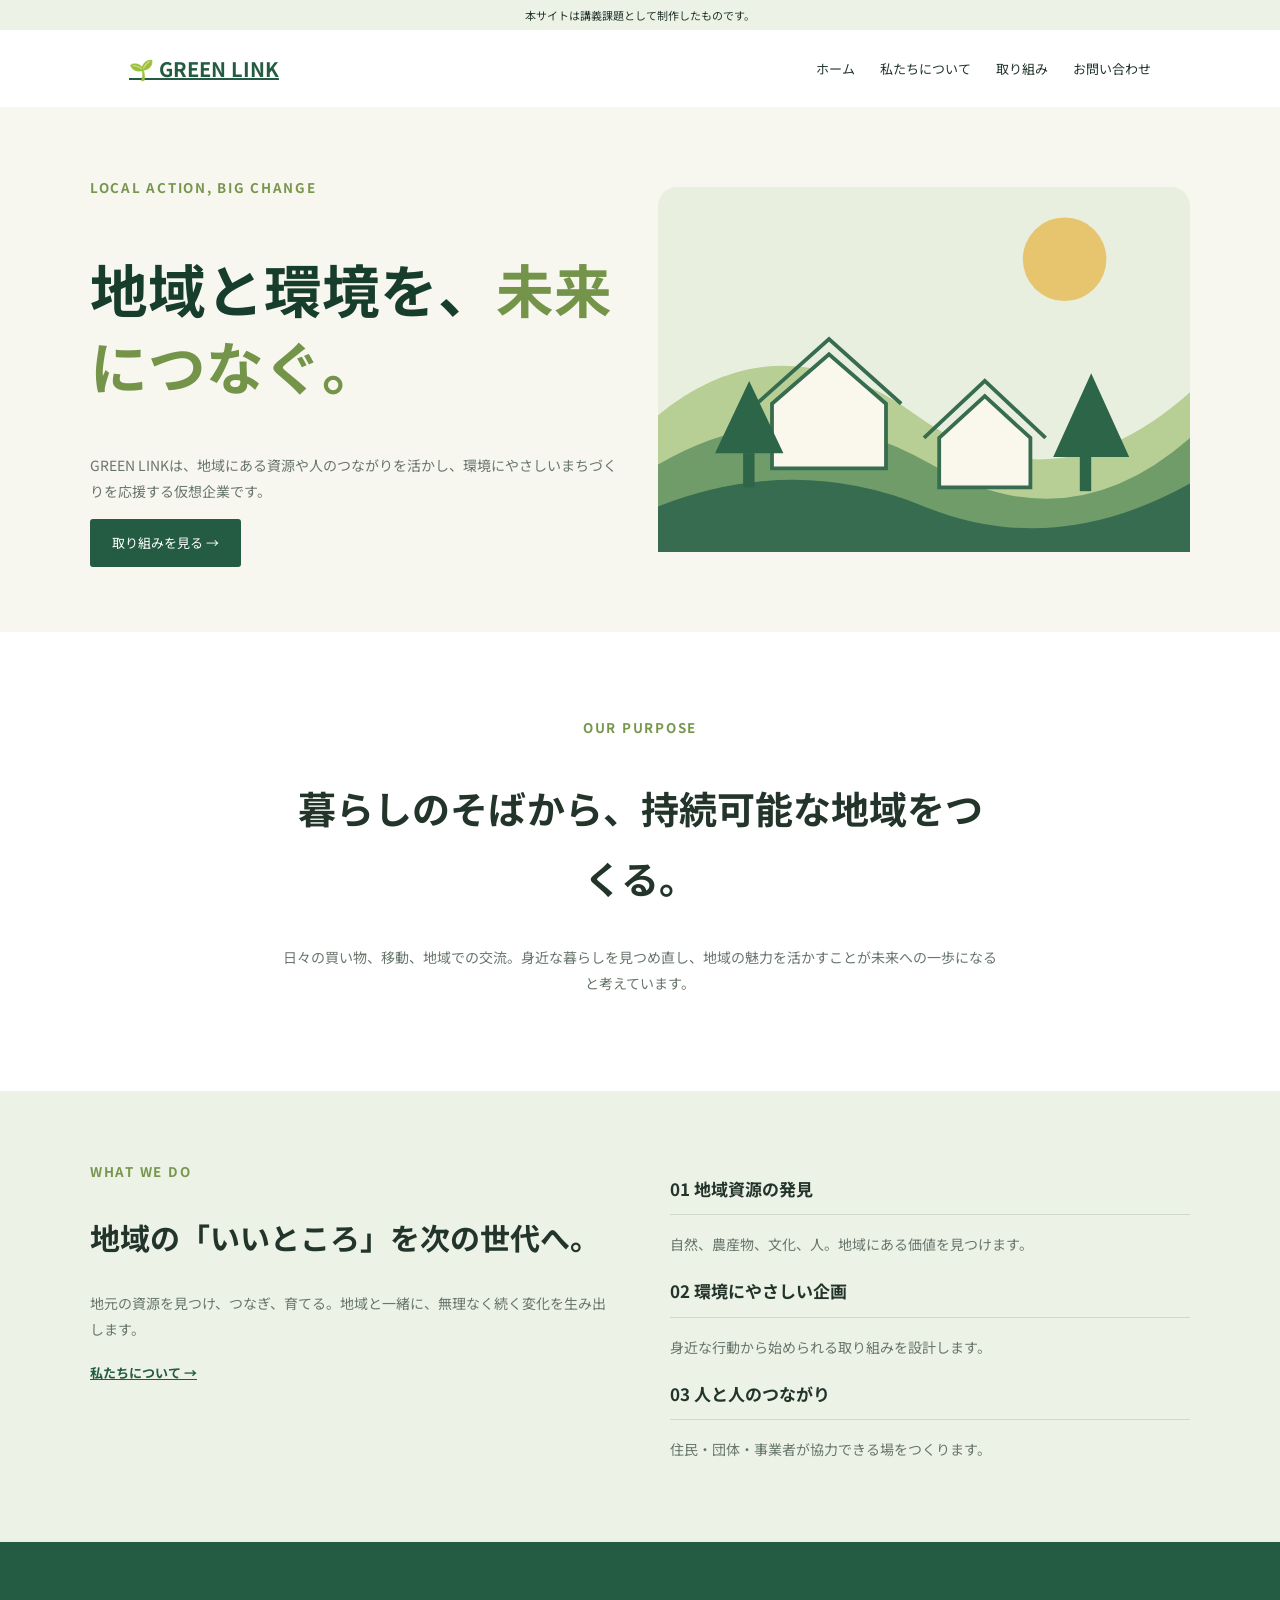
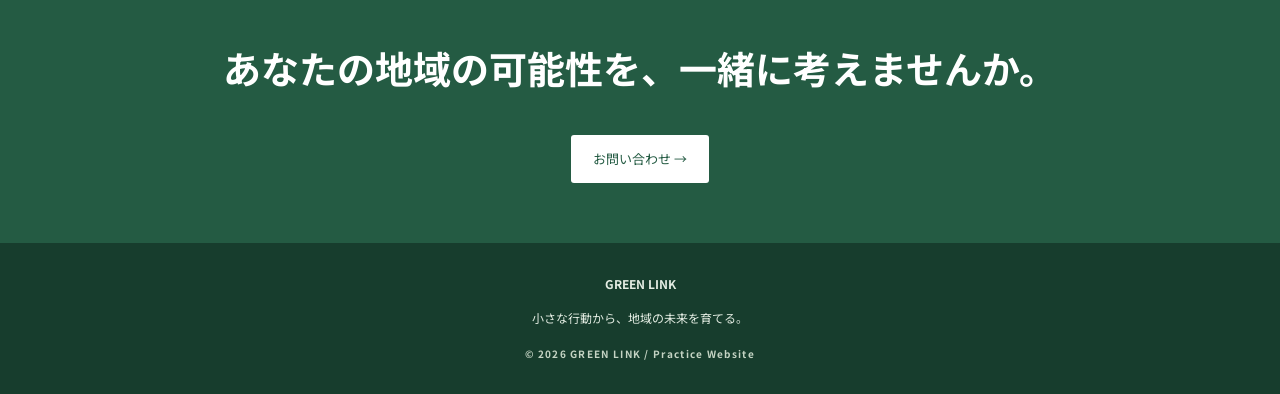
<file: index.html>
<!doctype html><html lang="ja"><head><meta charset="utf-8"><meta name="viewport" content="width=device-width,initial-scale=1"><title>【実習】GREEN LINK</title><link rel="stylesheet" href="style.css"></head><body><div class="notice-top">本サイトは講義課題として制作したものです。</div><header><a class="logo" href="index.html">🌱 GREEN LINK</a><button id="menu">☰</button><nav id="nav"><a href="index.html">ホーム</a><a href="about.html">私たちについて</a><a href="projects.html">取り組み</a><a href="contact.html">お問い合わせ</a></nav></header><main><section class="hero"><div><small>LOCAL ACTION, BIG CHANGE</small><h1>地域と環境を、<em>未来につなぐ。</em></h1><p>GREEN LINKは、地域にある資源や人のつながりを活かし、環境にやさしいまちづくりを応援する仮想企業です。</p><a class="btn" href="projects.html">取り組みを見る →</a></div><img src="assets/landscape.svg" alt="緑の丘と町のオリジナルイラスト"></section><section class="intro"><small>OUR PURPOSE</small><h2>暮らしのそばから、持続可能な地域をつくる。</h2><p>日々の買い物、移動、地域での交流。身近な暮らしを見つめ直し、地域の魅力を活かすことが未来への一歩になると考えています。</p></section><section class="band"><div><small>WHAT WE DO</small><h2>地域の「いいところ」を次の世代へ。</h2><p>地元の資源を見つけ、つなぎ、育てる。地域と一緒に、無理なく続く変化を生み出します。</p><a href="about.html">私たちについて →</a></div><div><h3>01 地域資源の発見</h3><p>自然、農産物、文化、人。地域にある価値を見つけます。</p><h3>02 環境にやさしい企画</h3><p>身近な行動から始められる取り組みを設計します。</p><h3>03 人と人のつながり</h3><p>住民・団体・事業者が協力できる場をつくります。</p></div></section><section class="cta"><h2>あなたの地域の可能性を、一緒に考えませんか。</h2><a class="btn white" href="contact.html">お問い合わせ →</a></section></main><footer><b>GREEN LINK</b><p>小さな行動から、地域の未来を育てる。</p><small>© 2026 GREEN LINK / Practice Website</small></footer><script src="script.js"></script></body></html>
</file>
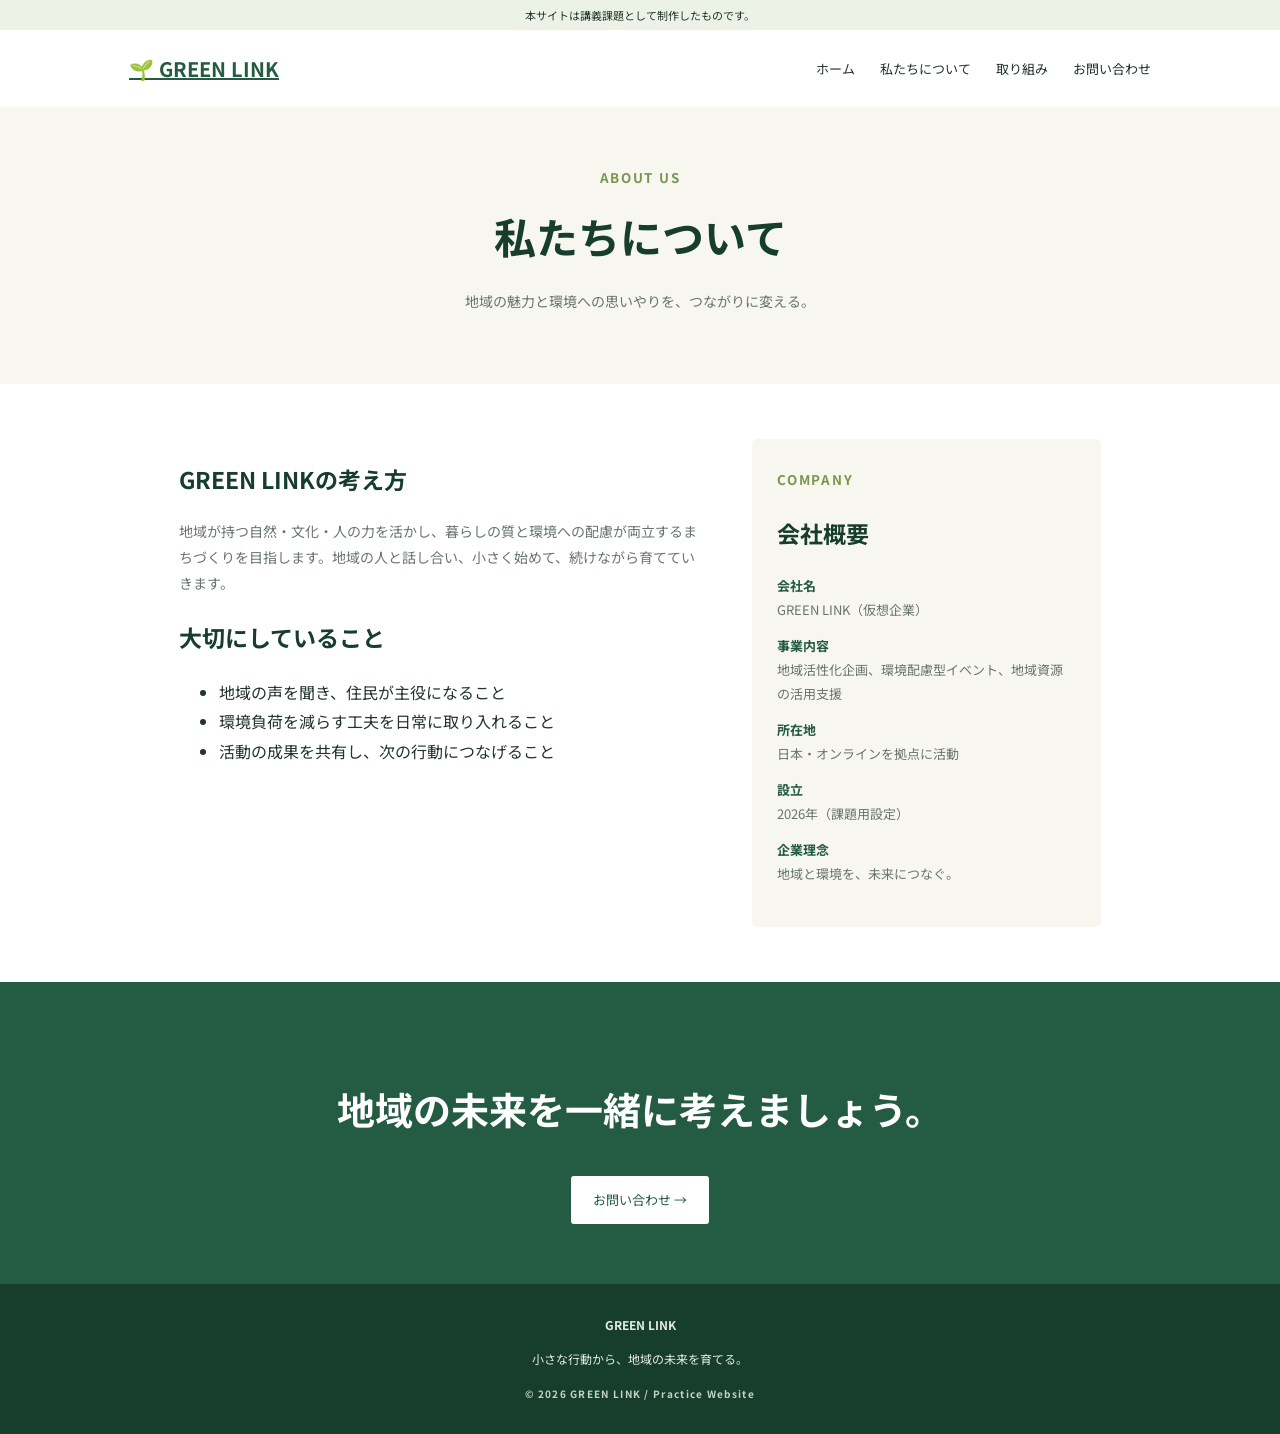
<file: about.html>
<!doctype html><html lang="ja"><head><meta charset="utf-8"><meta name="viewport" content="width=device-width,initial-scale=1"><title>【実習】GREEN LINK</title><link rel="stylesheet" href="style.css"></head><body><div class="notice-top">本サイトは講義課題として制作したものです。</div><header><a class="logo" href="index.html">🌱 GREEN LINK</a><button id="menu">☰</button><nav id="nav"><a href="index.html">ホーム</a><a href="about.html">私たちについて</a><a href="projects.html">取り組み</a><a href="contact.html">お問い合わせ</a></nav></header><main><section class="page-title"><small>ABOUT US</small><h1>私たちについて</h1><p>地域の魅力と環境への思いやりを、つながりに変える。</p></section><section class="columns"><div><h2>GREEN LINKの考え方</h2><p>地域が持つ自然・文化・人の力を活かし、暮らしの質と環境への配慮が両立するまちづくりを目指します。地域の人と話し合い、小さく始めて、続けながら育てていきます。</p><h2>大切にしていること</h2><ul><li>地域の声を聞き、住民が主役になること</li><li>環境負荷を減らす工夫を日常に取り入れること</li><li>活動の成果を共有し、次の行動につなげること</li></ul></div><aside><small>COMPANY</small><h2>会社概要</h2><dl><dt>会社名</dt><dd>GREEN LINK（仮想企業）</dd><dt>事業内容</dt><dd>地域活性化企画、環境配慮型イベント、地域資源の活用支援</dd><dt>所在地</dt><dd>日本・オンラインを拠点に活動</dd><dt>設立</dt><dd>2026年（課題用設定）</dd><dt>企業理念</dt><dd>地域と環境を、未来につなぐ。</dd></dl></aside></section><section class="cta"><h2>地域の未来を一緒に考えましょう。</h2><a class="btn white" href="contact.html">お問い合わせ →</a></section></main><footer><b>GREEN LINK</b><p>小さな行動から、地域の未来を育てる。</p><small>© 2026 GREEN LINK / Practice Website</small></footer><script src="script.js"></script></body></html>
</file>
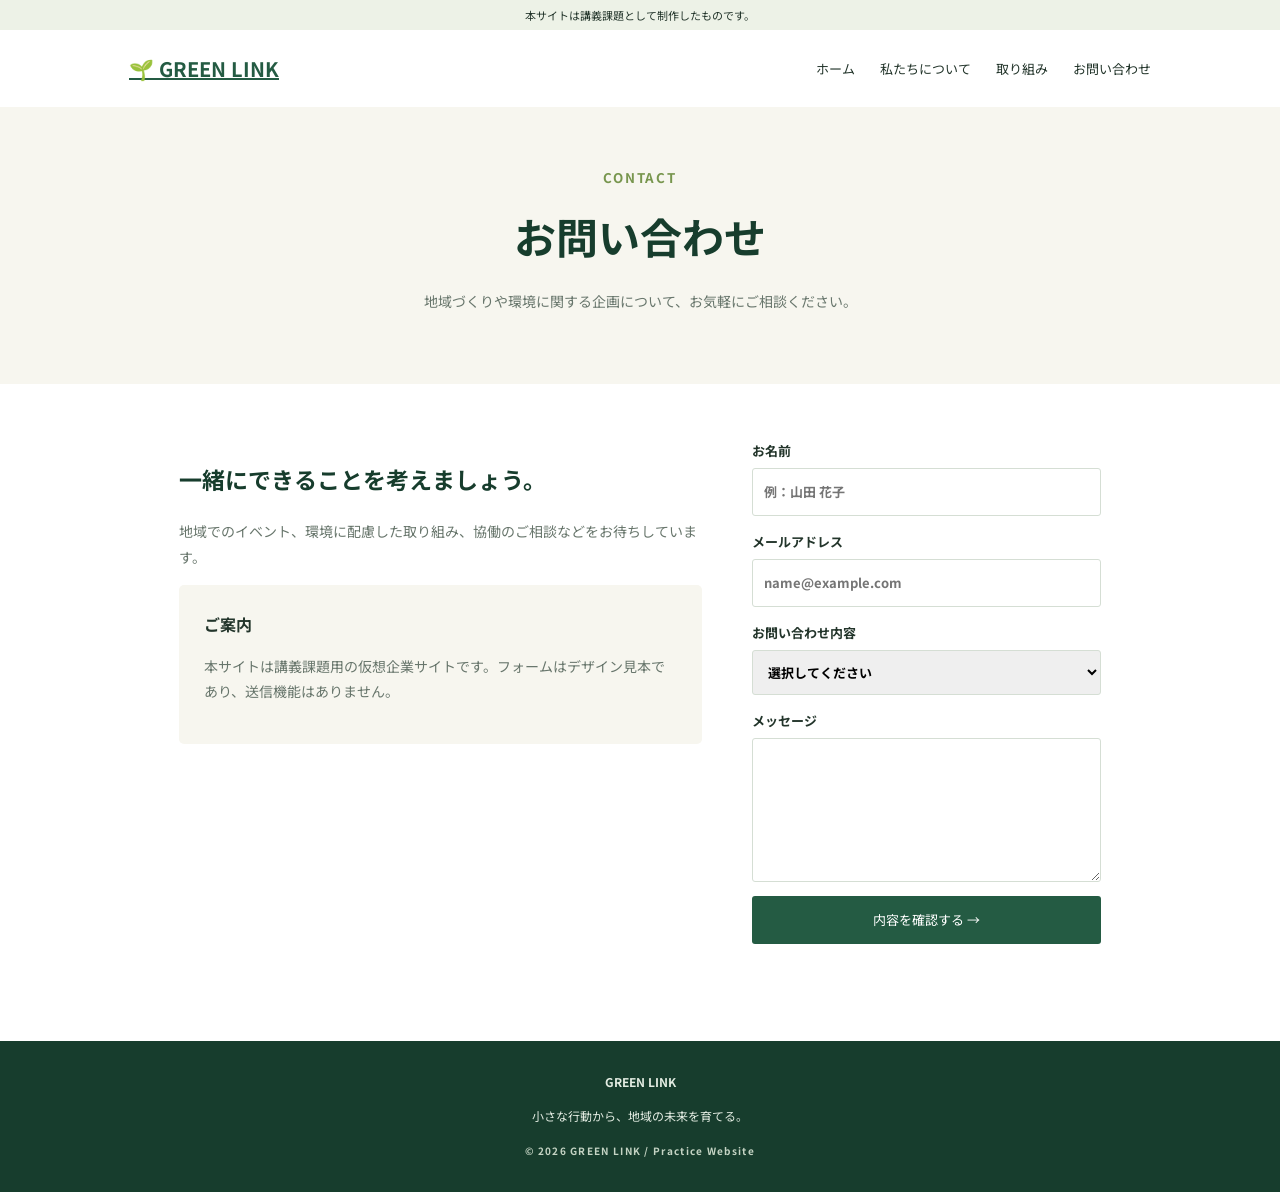
<file: contact.html>
<!doctype html><html lang="ja"><head><meta charset="utf-8"><meta name="viewport" content="width=device-width,initial-scale=1"><title>【実習】GREEN LINK</title><link rel="stylesheet" href="style.css"></head><body><div class="notice-top">本サイトは講義課題として制作したものです。</div><header><a class="logo" href="index.html">🌱 GREEN LINK</a><button id="menu">☰</button><nav id="nav"><a href="index.html">ホーム</a><a href="about.html">私たちについて</a><a href="projects.html">取り組み</a><a href="contact.html">お問い合わせ</a></nav></header><main><section class="page-title"><small>CONTACT</small><h1>お問い合わせ</h1><p>地域づくりや環境に関する企画について、お気軽にご相談ください。</p></section><section class="columns"><div><h2>一緒にできることを考えましょう。</h2><p>地域でのイベント、環境に配慮した取り組み、協働のご相談などをお待ちしています。</p><aside><b>ご案内</b><p>本サイトは講義課題用の仮想企業サイトです。フォームはデザイン見本であり、送信機能はありません。</p></aside></div><form id="contact"><label>お名前<input required placeholder="例：山田 花子"></label><label>メールアドレス<input type="email" required placeholder="name@example.com"></label><label>お問い合わせ内容<select required><option value="">選択してください</option><option>地域活性化について</option><option>環境イベントについて</option><option>協働・その他</option></select></label><label>メッセージ<textarea required rows="5"></textarea></label><button class="btn">内容を確認する →</button><p id="msg"></p></form></section></main><footer><b>GREEN LINK</b><p>小さな行動から、地域の未来を育てる。</p><small>© 2026 GREEN LINK / Practice Website</small></footer><script src="script.js"></script></body></html>
</file>
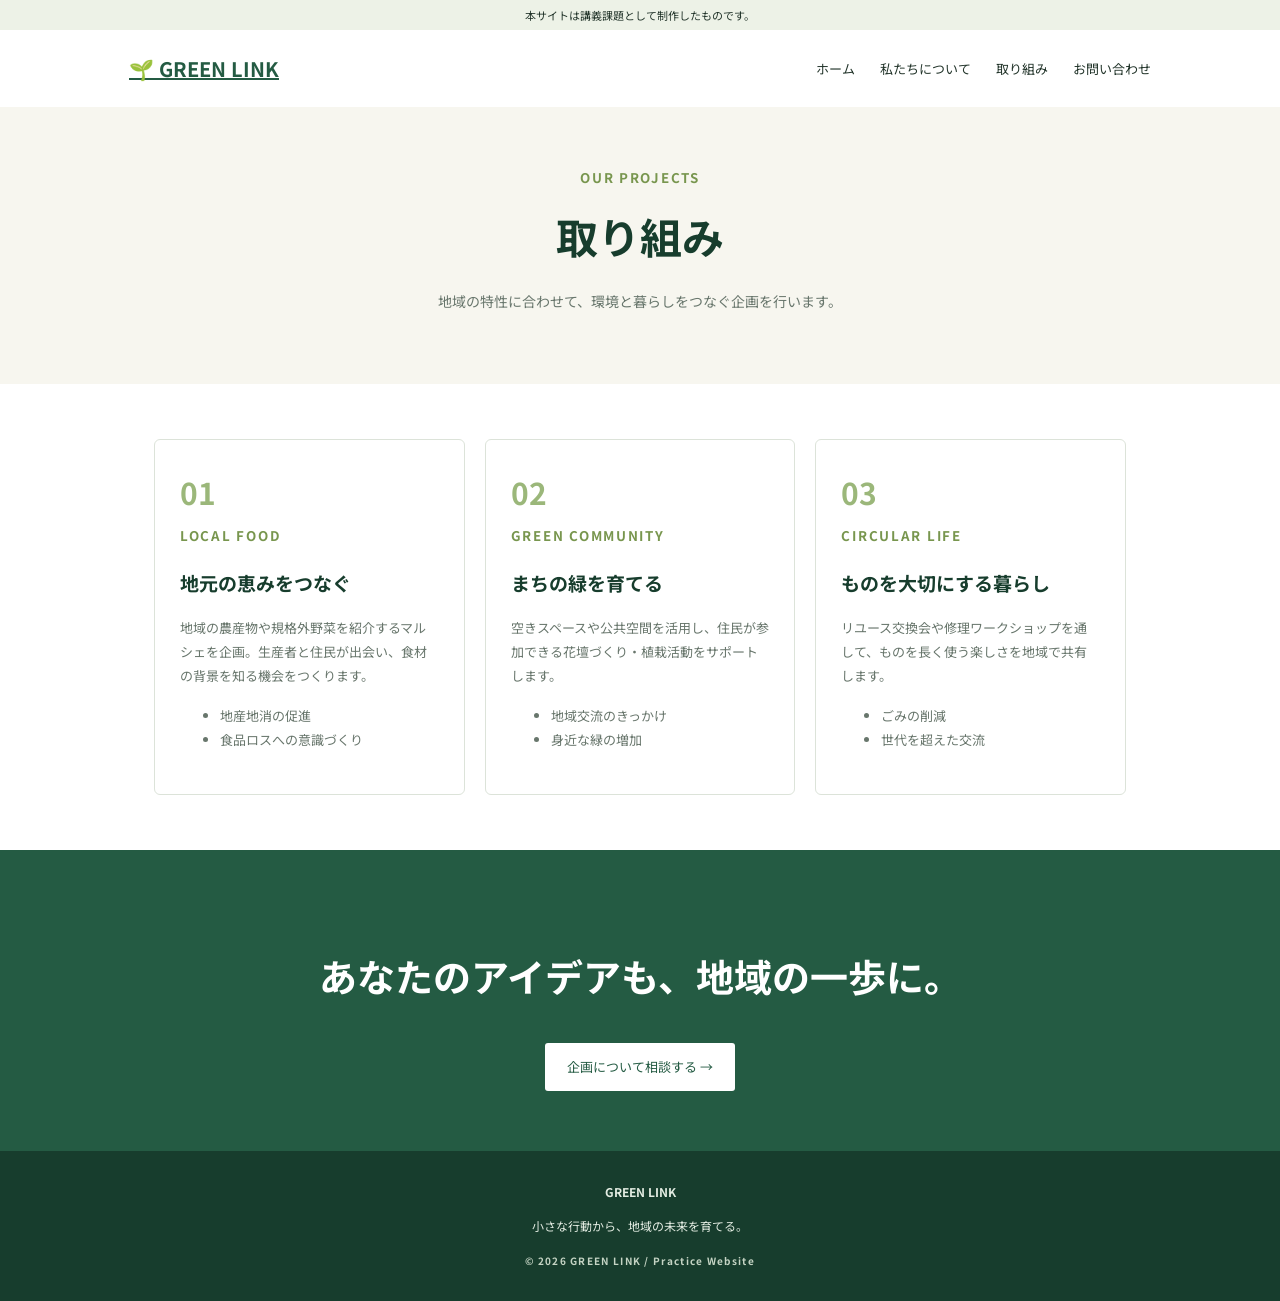
<file: projects.html>
<!doctype html><html lang="ja"><head><meta charset="utf-8"><meta name="viewport" content="width=device-width,initial-scale=1"><title>【実習】GREEN LINK</title><link rel="stylesheet" href="style.css"></head><body><div class="notice-top">本サイトは講義課題として制作したものです。</div><header><a class="logo" href="index.html">🌱 GREEN LINK</a><button id="menu">☰</button><nav id="nav"><a href="index.html">ホーム</a><a href="about.html">私たちについて</a><a href="projects.html">取り組み</a><a href="contact.html">お問い合わせ</a></nav></header><main><section class="page-title"><small>OUR PROJECTS</small><h1>取り組み</h1><p>地域の特性に合わせて、環境と暮らしをつなぐ企画を行います。</p></section><section class="cards"><article><b>01</b><small>LOCAL FOOD</small><h2>地元の恵みをつなぐ</h2><p>地域の農産物や規格外野菜を紹介するマルシェを企画。生産者と住民が出会い、食材の背景を知る機会をつくります。</p><ul><li>地産地消の促進</li><li>食品ロスへの意識づくり</li></ul></article><article><b>02</b><small>GREEN COMMUNITY</small><h2>まちの緑を育てる</h2><p>空きスペースや公共空間を活用し、住民が参加できる花壇づくり・植栽活動をサポートします。</p><ul><li>地域交流のきっかけ</li><li>身近な緑の増加</li></ul></article><article><b>03</b><small>CIRCULAR LIFE</small><h2>ものを大切にする暮らし</h2><p>リユース交換会や修理ワークショップを通して、ものを長く使う楽しさを地域で共有します。</p><ul><li>ごみの削減</li><li>世代を超えた交流</li></ul></article></section><section class="cta"><h2>あなたのアイデアも、地域の一歩に。</h2><a class="btn white" href="contact.html">企画について相談する →</a></section></main><footer><b>GREEN LINK</b><p>小さな行動から、地域の未来を育てる。</p><small>© 2026 GREEN LINK / Practice Website</small></footer><script src="script.js"></script></body></html>
</file>
<file: style.css>
@import url('https://fonts.googleapis.com/css2?family=Noto+Sans+JP:wght@400;500;700&display=swap');:root{--g:#245b43;--d:#173d2d;--cream:#f7f6ef;--muted:#68766c}*{box-sizing:border-box}body{margin:0;color:#23352b;font-family:'Noto Sans JP',sans-serif;line-height:1.85}.notice-top{text-align:center;background:#edf2e7;font-size:11px;padding:5px}header{max-width:1150px;margin:auto;padding:20px 5%;display:flex;align-items:center;justify-content:space-between;gap:20px}.logo{font-weight:700;color:var(--g);font-size:20px}nav{display:flex;gap:25px;font-size:13px}nav a{text-decoration:none;color:inherit}nav a:hover{color:#789b4a}#menu{display:none}.hero{background:var(--cream);padding:65px max(6%,calc((100% - 1100px)/2));display:grid;grid-template-columns:1fr 1fr;align-items:center;gap:35px}.hero h1{font-size:clamp(36px,4.5vw,58px);line-height:1.35;color:var(--d)}em{font-style:normal;color:#739449}.hero p,.intro p,.band p,.columns p{color:var(--muted);font-size:14px}.hero img{width:100%}small{color:#78964e;font-weight:700;letter-spacing:.13em}.btn{display:inline-block;background:var(--g);color:white;padding:12px 22px;text-decoration:none;border:0;border-radius:3px;font:inherit;font-size:13px;cursor:pointer}.intro{text-align:center;max-width:850px;margin:auto;padding:80px 5%}.intro h2,.cta h2{font-size:clamp(26px,3vw,38px)}.band{background:#edf2e7;padding:65px max(6%,calc((100% - 1100px)/2));display:grid;grid-template-columns:1fr 1fr;gap:60px}.band h2{font-size:30px}.band h3{font-size:17px;border-bottom:1px solid #cfdacb;padding-bottom:10px}.band a{color:var(--g);font-weight:700;font-size:13px}.cta{background:var(--g);color:white;text-align:center;padding:60px 5%}.white{background:white;color:var(--g)}footer{background:var(--d);color:#e4ede3;text-align:center;padding:30px 5%;font-size:12px}footer small{color:#c5d4c4}.page-title{text-align:center;background:var(--cream);padding:55px 5%}.page-title h1{font-size:42px;color:var(--d);margin:5px}.page-title p{color:var(--muted);font-size:14px}.columns{max-width:1050px;margin:55px auto;padding:0 5%;display:grid;grid-template-columns:1.2fr .8fr;gap:50px}.columns h2{color:var(--d);font-size:23px}aside{background:var(--cream);padding:25px;border-radius:5px}dt{font-weight:700;color:var(--g);margin-top:12px;font-size:13px}dd{margin:0;color:var(--muted);font-size:13px}.cards{max-width:1100px;margin:55px auto;padding:0 5%;display:grid;grid-template-columns:repeat(3,1fr);gap:20px}.cards article{border:1px solid #dce3d9;border-radius:6px;padding:25px}.cards b{display:block;color:#9bb77a;font-size:30px}.cards h2{font-size:19px;color:var(--d)}.cards p,.cards li{font-size:13px;color:var(--muted)}form{display:grid;gap:14px}label{font-size:13px;font-weight:700}input,select,textarea{display:block;width:100%;padding:11px;margin-top:5px;border:1px solid #d5ded4;border-radius:3px;font:inherit;font-size:13px}#msg{color:var(--g);font-weight:700}@media(max-width:700px){header{flex-wrap:wrap}#menu{display:block;margin-left:auto;background:white;border:1px solid #ddd;padding:6px 10px}nav{display:none;order:3;width:100%;flex-direction:column;gap:0}nav.open{display:flex}nav a{padding:9px;border-top:1px solid #eee}.hero,.band,.columns{grid-template-columns:1fr}.hero{padding:42px 7%}.hero h1{font-size:38px}.intro{padding:55px 7%}.band{padding:45px 7%;gap:25px}.cards{grid-template-columns:1fr;margin:35px auto}.page-title{padding:40px 6%}.page-title h1{font-size:34px}.columns{margin:35px auto;gap:25px}}
</file>
